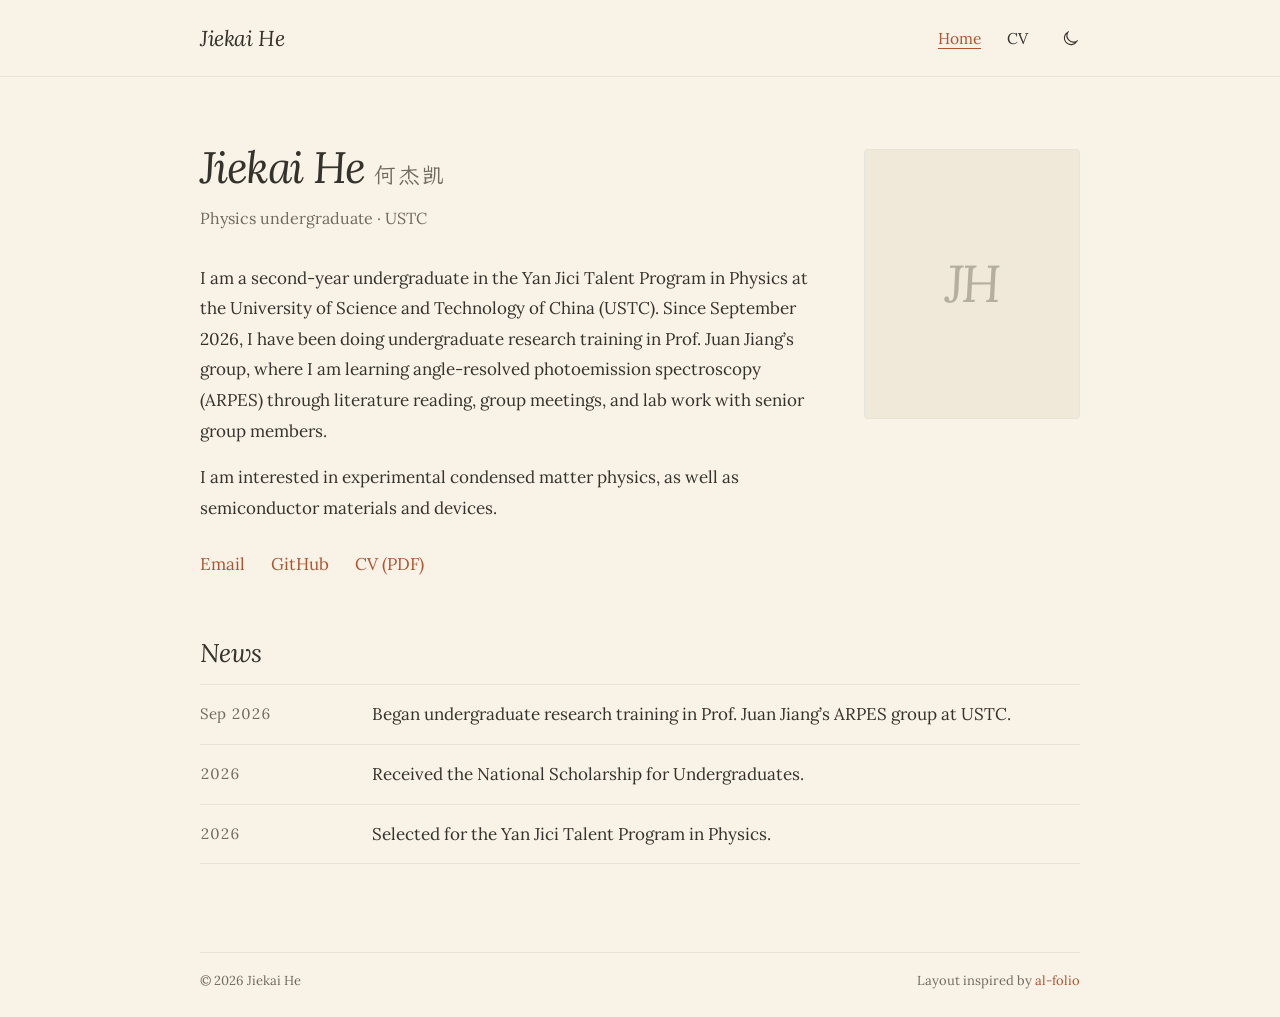
<file: index.html>
<!doctype html>
<html lang="en" data-theme="light">
<head>
  <meta charset="utf-8">
  <meta name="viewport" content="width=device-width, initial-scale=1">
  <title>Jiekai He</title>
  <meta name="description" content="Jiekai He (何杰凯), physics undergraduate at the University of Science and Technology of China (USTC), doing undergraduate research training in experimental condensed matter physics and ARPES.">
  <link rel="canonical" href="https://jackhe496.github.io/">
  <meta name="theme-color" content="#f9f3e7">
  <script>(function(){var r=document.documentElement,t;try{t=localStorage.getItem('jiekai-theme')}catch(e){}if(t!=='dark'&&t!=='light'){t=window.matchMedia&&matchMedia('(prefers-color-scheme: dark)').matches?'dark':'light'}r.dataset.theme=t;r.classList.add('js');var m=document.querySelector('meta[name="theme-color"]');if(m&&t==='dark')m.content='#262624'})()</script>
  <link rel="preload" href="/assets/fonts/lora-roman.woff2" as="font" type="font/woff2" crossorigin>
  <link rel="preload" href="/assets/fonts/lora-italic.woff2" as="font" type="font/woff2" crossorigin>
  <link rel="preload" href="/assets/fonts/lxgw-wenkai-cjk.woff2" as="font" type="font/woff2" crossorigin>
  <link rel="stylesheet" href="/assets/site.css">
  <link rel="icon" href="/favicon.svg" type="image/svg+xml">
  <link rel="icon" href="/favicon.ico" sizes="32x32">
  <link rel="apple-touch-icon" href="/apple-touch-icon.png">
  <meta property="og:type" content="profile">
  <meta property="og:site_name" content="Jiekai He">
  <meta property="og:title" content="Jiekai He">
  <meta property="og:description" content="Physics undergraduate at USTC. Undergraduate research training in experimental condensed matter physics and ARPES.">
  <meta property="og:url" content="https://jackhe496.github.io/">
  <meta property="og:image" content="https://jackhe496.github.io/assets/og-image.png">
  <meta property="og:image:width" content="1200">
  <meta property="og:image:height" content="630">
  <meta property="og:image:alt" content="Jiekai He — Physics undergraduate at USTC">
  <meta property="profile:first_name" content="Jiekai">
  <meta property="profile:last_name" content="He">
  <meta name="twitter:card" content="summary_large_image">
  <script type="application/ld+json">
  {
    "@context": "https://schema.org",
    "@type": "Person",
    "name": "Jiekai He",
    "alternateName": "何杰凯",
    "url": "https://jackhe496.github.io/",
    "email": "mailto:jack20070413@mail.ustc.edu.cn",
    "affiliation": {
      "@type": "CollegeOrUniversity",
      "name": "University of Science and Technology of China",
      "url": "https://www.ustc.edu.cn/"
    },
    "knowsAbout": ["Experimental condensed matter physics", "Angle-resolved photoemission spectroscopy", "Semiconductor materials and devices"],
    "sameAs": ["https://github.com/JackHe496"]
  }
  </script>
  <script src="/assets/site.js" defer></script>
</head>
<body>
  <a class="skip" href="#main">Skip to content</a>
  <header class="site-header">
    <nav class="nav wrap" aria-label="Main">
      <a class="brand" href="/">Jiekai He</a>
      <ul class="nav-links">
        <li><a href="/" aria-current="page">Home</a></li>
        <li><a href="/cv/">CV</a></li>
        <li><button class="theme-toggle" type="button" aria-label="Switch to dark mode"><svg class="moon-icon" viewBox="0 0 24 24" aria-hidden="true"><path d="M20 15.4A8.4 8.4 0 0 1 8.6 4 8.4 8.4 0 1 0 20 15.4Z"/></svg><svg class="sun-icon" viewBox="0 0 24 24" aria-hidden="true"><circle cx="12" cy="12" r="4"/><path d="M12 1v3m0 16v3M1 12h3m16 0h3M4.2 4.2l2.1 2.1m11.4 11.4 2.1 2.1M4.2 19.8l2.1-2.1M17.7 6.3l2.1-2.1"/></svg></button></li>
      </ul>
    </nav>
  </header>

  <main id="main" class="wrap">
    <section class="intro">
      <div>
        <h1 class="page-heading">Jiekai He<span class="name-zh" lang="zh-CN">何杰凯</span></h1>
        <p class="subtitle">Physics undergraduate · USTC</p>

        <div class="bio">
          <p>I am a second-year undergraduate in the Yan Jici Talent Program in Physics at the University of Science and Technology of China (USTC). Since September 2026, I have been doing undergraduate research training in Prof. Juan Jiang’s group, where I am learning angle-resolved photoemission spectroscopy (ARPES) through literature reading, group meetings, and lab work with senior group members.</p>
          <p>I am interested in experimental condensed matter physics, as well as semiconductor materials and devices.</p>
        </div>

        <ul class="contact">
          <li><a href="mailto:jack20070413@mail.ustc.edu.cn">Email</a></li>
          <li><a href="https://github.com/JackHe496">GitHub</a></li>
          <li><a href="/assets/Jiekai_He_CV.pdf">CV (PDF)</a></li>
        </ul>
      </div>

      <!-- Portrait slot. To add a photo, put a 4:5 image (about 480×600, WebP or JPEG) at
           /assets/portrait.webp and replace the placeholder <div> below with:
           <img src="/assets/portrait.webp" width="480" height="600" alt="Portrait of Jiekai He">
           The placeholder is hidden on phones; a real photo shows on every screen size. -->
      <figure class="portrait">
        <div class="portrait-placeholder" aria-hidden="true">JH</div>
      </figure>
    </section>

    <section class="section" aria-labelledby="news-title">
      <h2 id="news-title">News</h2>
      <ul class="entries">
        <li class="entry">
          <time class="date" datetime="2026-09">Sep 2026</time>
          <p>Began undergraduate research training in Prof. Juan Jiang’s ARPES group at USTC.</p>
        </li>
        <li class="entry">
          <time class="date" datetime="2026">2026</time>
          <p>Received the National Scholarship for Undergraduates.</p>
        </li>
        <li class="entry">
          <time class="date" datetime="2026">2026</time>
          <p>Selected for the Yan Jici Talent Program in Physics.</p>
        </li>
      </ul>
    </section>
  </main>

  <footer class="site-footer wrap">
    <span>© 2026 Jiekai He</span>
    <span>Layout inspired by <a href="https://github.com/alshedivat/al-folio">al-folio</a></span>
  </footer>
</body>
</html>
</file>
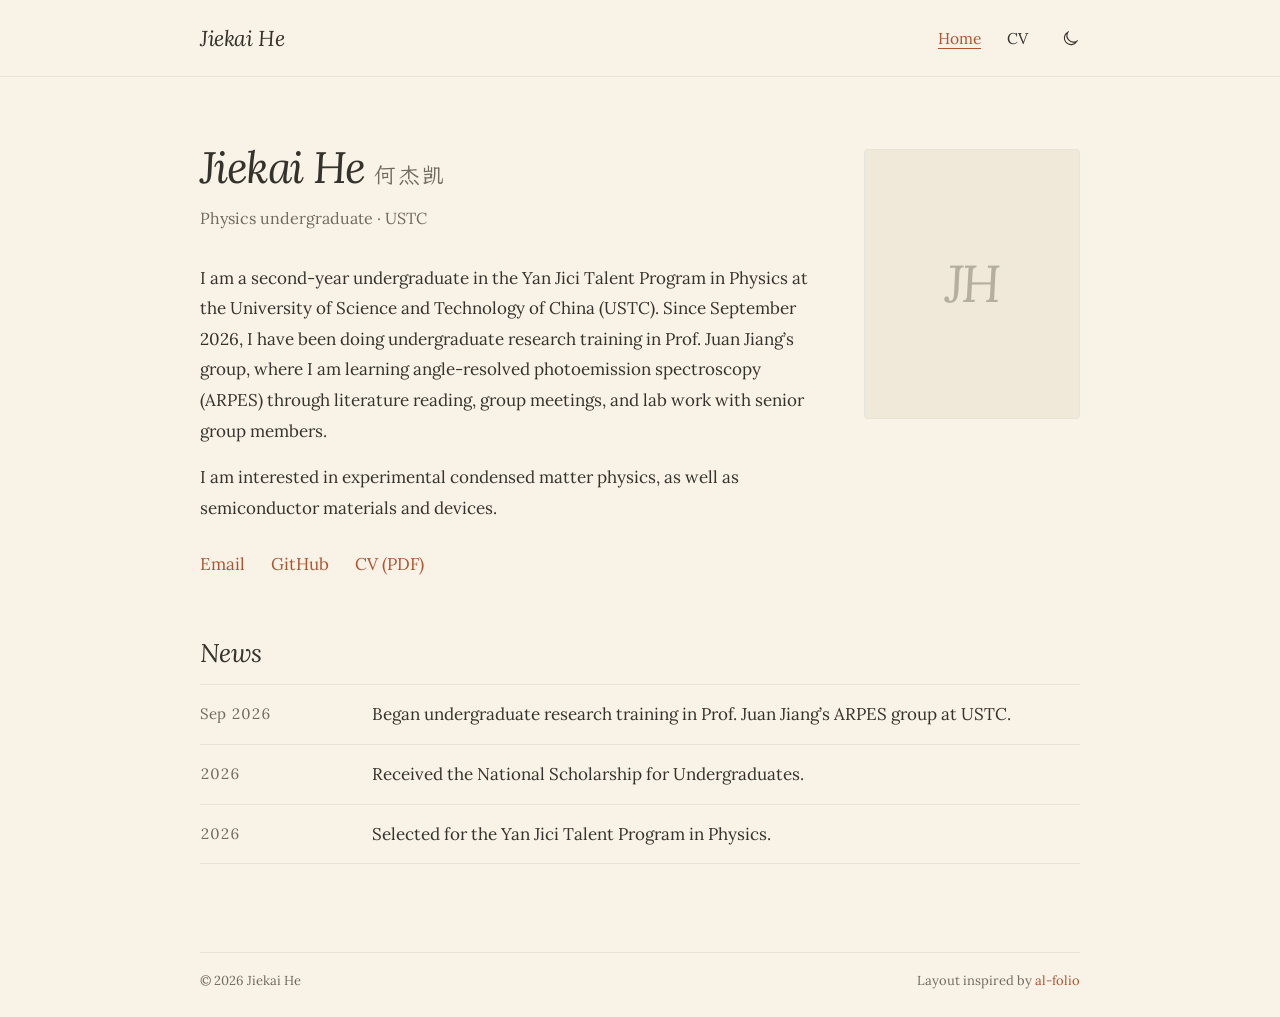
<file: about/index.html>
<!doctype html>
<html lang="en">
<head>
  <meta charset="utf-8">
  <title>Jiekai He</title>
  <meta name="robots" content="noindex">
  <link rel="canonical" href="https://jackhe496.github.io/">
  <meta http-equiv="refresh" content="0; url=/">
</head>
<body>
  <p>The About page is now part of the <a href="/">home page</a>.</p>
</body>
</html>
</file>
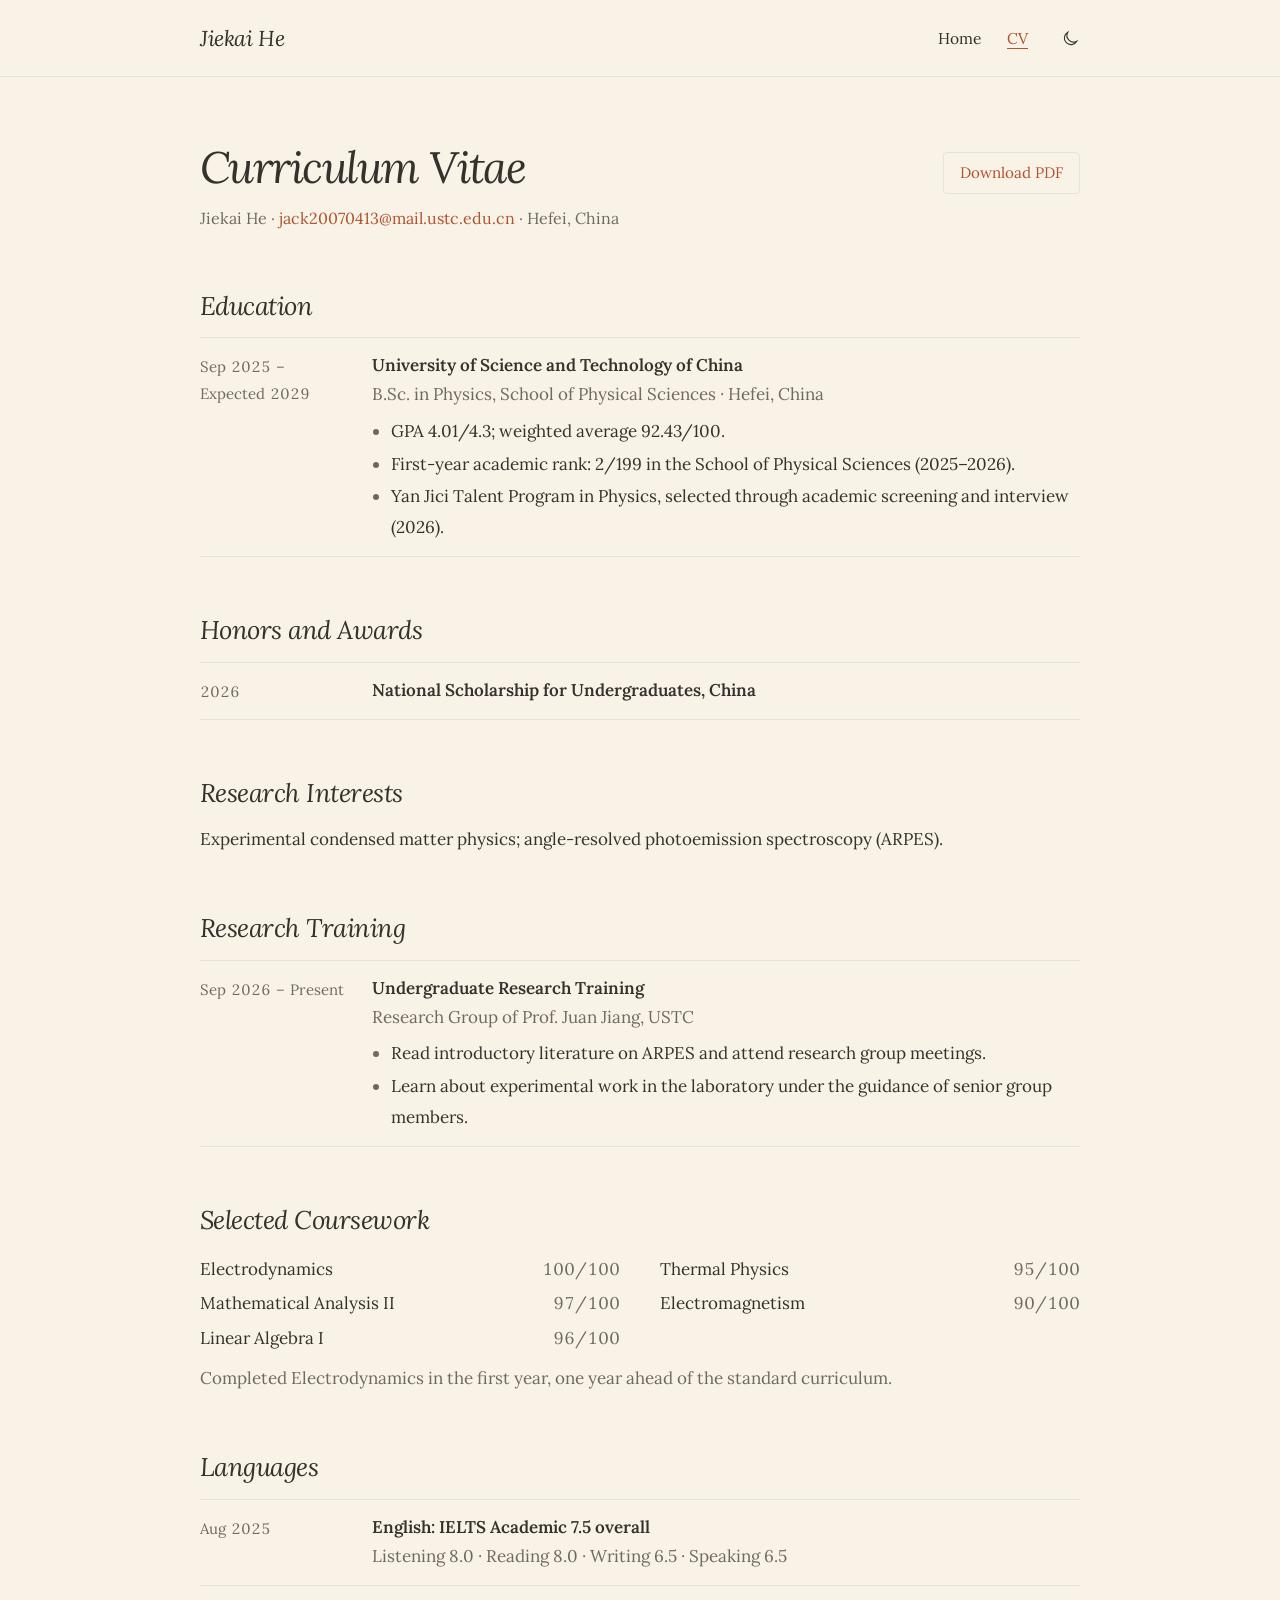
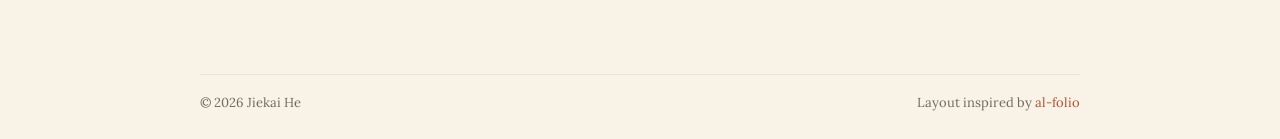
<file: cv/index.html>
<!doctype html>
<html lang="en" data-theme="light">
<head>
  <meta charset="utf-8">
  <meta name="viewport" content="width=device-width, initial-scale=1">
  <title>CV · Jiekai He</title>
  <meta name="description" content="Curriculum vitae of Jiekai He (何杰凯), physics undergraduate at the University of Science and Technology of China (USTC): education, honors, research training in ARPES, coursework, and languages.">
  <link rel="canonical" href="https://jackhe496.github.io/cv/">
  <meta name="theme-color" content="#f9f3e7">
  <script>(function(){var r=document.documentElement,t;try{t=localStorage.getItem('jiekai-theme')}catch(e){}if(t!=='dark'&&t!=='light'){t=window.matchMedia&&matchMedia('(prefers-color-scheme: dark)').matches?'dark':'light'}r.dataset.theme=t;r.classList.add('js');var m=document.querySelector('meta[name="theme-color"]');if(m&&t==='dark')m.content='#262624'})()</script>
  <link rel="preload" href="/assets/fonts/lora-roman.woff2" as="font" type="font/woff2" crossorigin>
  <link rel="preload" href="/assets/fonts/lora-italic.woff2" as="font" type="font/woff2" crossorigin>
  <link rel="stylesheet" href="/assets/site.css">
  <link rel="icon" href="/favicon.svg" type="image/svg+xml">
  <link rel="icon" href="/favicon.ico" sizes="32x32">
  <link rel="apple-touch-icon" href="/apple-touch-icon.png">
  <meta property="og:type" content="website">
  <meta property="og:site_name" content="Jiekai He">
  <meta property="og:title" content="CV · Jiekai He">
  <meta property="og:description" content="Curriculum vitae of Jiekai He, physics undergraduate at USTC.">
  <meta property="og:url" content="https://jackhe496.github.io/cv/">
  <meta property="og:image" content="https://jackhe496.github.io/assets/og-image.png">
  <meta property="og:image:width" content="1200">
  <meta property="og:image:height" content="630">
  <meta property="og:image:alt" content="Jiekai He — Physics undergraduate at USTC">
  <meta name="twitter:card" content="summary_large_image">
  <script src="/assets/site.js" defer></script>
</head>
<body>
  <a class="skip" href="#main">Skip to content</a>
  <header class="site-header">
    <nav class="nav wrap" aria-label="Main">
      <a class="brand" href="/">Jiekai He</a>
      <ul class="nav-links">
        <li><a href="/">Home</a></li>
        <li><a href="/cv/" aria-current="page">CV</a></li>
        <li><button class="theme-toggle" type="button" aria-label="Switch to dark mode"><svg class="moon-icon" viewBox="0 0 24 24" aria-hidden="true"><path d="M20 15.4A8.4 8.4 0 0 1 8.6 4 8.4 8.4 0 1 0 20 15.4Z"/></svg><svg class="sun-icon" viewBox="0 0 24 24" aria-hidden="true"><circle cx="12" cy="12" r="4"/><path d="M12 1v3m0 16v3M1 12h3m16 0h3M4.2 4.2l2.1 2.1m11.4 11.4 2.1 2.1M4.2 19.8l2.1-2.1M17.7 6.3l2.1-2.1"/></svg></button></li>
      </ul>
    </nav>
  </header>

  <!-- Keep this page in step with /assets/Jiekai_He_CV.pdf: when one changes, update the other. -->
  <main id="main" class="wrap">
    <div class="cv-heading">
      <h1 class="page-heading">Curriculum Vitae</h1>
      <a class="button" href="/assets/Jiekai_He_CV.pdf">Download PDF</a>
    </div>
    <p class="subtitle">Jiekai He · <a href="mailto:jack20070413@mail.ustc.edu.cn">jack20070413@mail.ustc.edu.cn</a> · Hefei, China</p>

    <section class="section" aria-labelledby="education">
      <h2 id="education">Education</h2>
      <ul class="entries">
        <li class="entry">
          <span class="date">Sep 2025 – Expected 2029</span>
          <div>
            <h3>University of Science and Technology of China</h3>
            <p class="where">B.Sc. in Physics, School of Physical Sciences · Hefei, China</p>
            <ul>
              <li>GPA 4.01/4.3; weighted average 92.43/100.</li>
              <li>First-year academic rank: 2/199 in the School of Physical Sciences (2025–2026).</li>
              <li>Yan Jici Talent Program in Physics, selected through academic screening and interview (2026).</li>
            </ul>
          </div>
        </li>
      </ul>
    </section>

    <section class="section" aria-labelledby="honors">
      <h2 id="honors">Honors and Awards</h2>
      <ul class="entries">
        <li class="entry">
          <span class="date">2026</span>
          <h3>National Scholarship for Undergraduates, China</h3>
        </li>
      </ul>
    </section>

    <section class="section" aria-labelledby="interests">
      <h2 id="interests">Research Interests</h2>
      <p>Experimental condensed matter physics; angle-resolved photoemission spectroscopy (ARPES).</p>
    </section>

    <section class="section" aria-labelledby="research">
      <h2 id="research">Research Training</h2>
      <ul class="entries">
        <li class="entry">
          <span class="date">Sep 2026 – Present</span>
          <div>
            <h3>Undergraduate Research Training</h3>
            <p class="where">Research Group of Prof. Juan Jiang, USTC</p>
            <ul>
              <li>Read introductory literature on ARPES and attend research group meetings.</li>
              <li>Learn about experimental work in the laboratory under the guidance of senior group members.</li>
            </ul>
          </div>
        </li>
      </ul>
    </section>

    <section class="section" aria-labelledby="coursework">
      <h2 id="coursework">Selected Coursework</h2>
      <ul class="courses">
        <li><span>Electrodynamics</span><span class="score">100/100</span></li>
        <li><span>Mathematical Analysis II</span><span class="score">97/100</span></li>
        <li><span>Linear Algebra I</span><span class="score">96/100</span></li>
        <li><span>Thermal Physics</span><span class="score">95/100</span></li>
        <li><span>Electromagnetism</span><span class="score">90/100</span></li>
      </ul>
      <p class="note">Completed Electrodynamics in the first year, one year ahead of the standard curriculum.</p>
    </section>

    <section class="section" aria-labelledby="languages">
      <h2 id="languages">Languages</h2>
      <ul class="entries">
        <li class="entry">
          <span class="date">Aug 2025</span>
          <div>
            <h3>English: IELTS Academic 7.5 overall</h3>
            <p class="where">Listening 8.0 · Reading 8.0 · Writing 6.5 · Speaking 6.5</p>
          </div>
        </li>
      </ul>
    </section>
  </main>

  <footer class="site-footer wrap">
    <span>© 2026 Jiekai He</span>
    <span>Layout inspired by <a href="https://github.com/alshedivat/al-folio">al-folio</a></span>
  </footer>
</body>
</html>
</file>
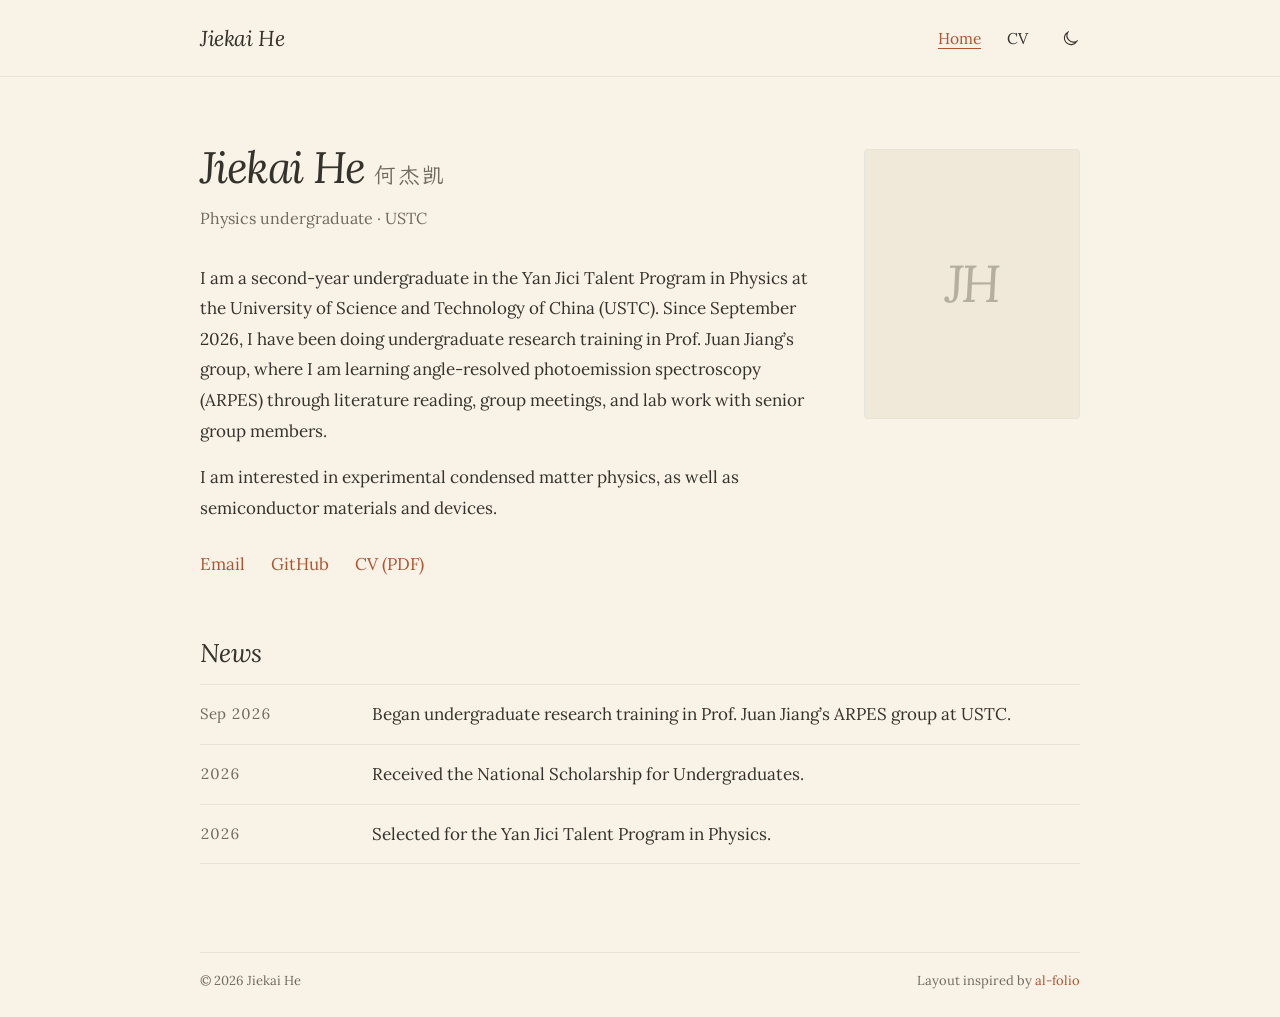
<file: projects/index.html>
<!doctype html>
<html lang="en">
<head>
  <meta charset="utf-8">
  <title>Jiekai He</title>
  <meta name="robots" content="noindex">
  <link rel="canonical" href="https://jackhe496.github.io/">
  <meta http-equiv="refresh" content="0; url=/">
</head>
<body>
  <p>Projects will be listed on the <a href="/">home page</a>.</p>
</body>
</html>
</file>
<file: assets/site.css>
/* Jiekai He — site styles
   English text: Lora (upright for body, italic for headings).
   Chinese text: LXGW WenKai (霞鹜文楷), subset to the characters the site uses.
   All fonts are self-hosted under the SIL Open Font License (see /licenses/). */

@font-face {
  font-family: "Lora Web";
  src: url("/assets/fonts/lora-roman.woff2") format("woff2");
  font-weight: 400 600;
  font-style: normal;
  font-display: swap;
}
@font-face {
  font-family: "Lora Web";
  src: url("/assets/fonts/lora-italic.woff2") format("woff2");
  font-weight: 400;
  font-style: italic;
  font-display: swap;
}
/* Only CJK code points use WenKai; the file holds 何杰凯 and common Chinese punctuation.
   Other Chinese characters fall back to the system fonts listed in --font-body. */
@font-face {
  font-family: "LXGW WenKai Web";
  src: url("/assets/fonts/lxgw-wenkai-cjk.woff2") format("woff2");
  font-weight: 400;
  font-style: normal;
  font-display: swap;
  unicode-range: U+3000-303F, U+4E00-9FFF, U+FF00-FFEF;
}

/* ---------- Tokens ---------- */
:root {
  color-scheme: light;
  --paper: #f9f3e7;
  --surface: #f0e9da;
  --ink: #34322c;
  --muted: #6e6a5c;
  --line: #e6e3d8;
  --accent: #b0532f;
  --font-zh: "LXGW WenKai Web", "LXGW WenKai", "PingFang SC", "Hiragino Sans GB",
    "Microsoft YaHei", "Noto Sans CJK SC", sans-serif;
  --font-body: "Lora Web", var(--font-zh), Georgia, "Times New Roman", serif;
  --font-display: "Lora Web", Georgia, "Times New Roman", serif;
  --width: 880px;
  --gutter: 22px;
}
html[data-theme="dark"] {
  color-scheme: dark;
  --paper: #262624;
  --surface: #30302e;
  --ink: #e8e6e3;
  --muted: #bab5a9;
  --line: #45453f;
  --accent: #e8916f;
}

/* ---------- Base ---------- */
*, *::before, *::after { box-sizing: border-box; }
html { -webkit-text-size-adjust: 100%; text-size-adjust: 100%; }
body {
  margin: 0;
  min-height: 100vh;
  min-height: 100svh;
  display: flex;
  flex-direction: column;
  background: var(--paper);
  color: var(--ink);
  font-family: var(--font-body);
  font-size: 1.0625rem;
  line-height: 1.8;
  font-synthesis: none;
  transition: background-color .18s, color .18s;
}
a {
  color: var(--accent);
  text-decoration: underline;
  text-decoration-color: transparent;
  text-decoration-thickness: 1px;
  text-underline-offset: 4px;
  transition: text-decoration-color .15s;
}
a:hover { text-decoration-color: currentColor; }
a:focus-visible, button:focus-visible { outline: 2px solid var(--accent); outline-offset: 4px; border-radius: 2px; }
button { font: inherit; color: inherit; cursor: pointer; }
p { margin: 0; }
h1, h2 {
  font-family: var(--font-display);
  font-style: italic;
  font-weight: 400;
  margin: 0;
}
h3 { font-size: 1.0625rem; font-weight: 600; line-height: 1.6; margin: 0; }
ul { margin: 0; padding: 0; }

.wrap { width: min(var(--width), 100% - 2 * var(--gutter)); margin-inline: auto; }
.skip { position: absolute; left: 16px; top: -100px; padding: 6px 14px; background: var(--paper); z-index: 10; }
.skip:focus { top: 12px; }

/* ---------- Header ---------- */
.site-header { border-bottom: 1px solid var(--line); }
.nav {
  display: flex;
  align-items: center;
  justify-content: space-between;
  gap: 24px;
  padding: 22px 0;
}
.brand {
  font-family: var(--font-display);
  font-style: italic;
  font-size: 1.35rem;
  line-height: 1.3;
  letter-spacing: -.02em;
  color: var(--ink);
  white-space: nowrap;
}
.brand:hover { text-decoration-color: transparent; }
.nav-links { display: flex; align-items: center; gap: 26px; list-style: none; }
.nav-links a { color: var(--ink); font-size: .975rem; }
.nav-links a[aria-current="page"] { color: var(--accent); text-decoration-color: currentColor; }
.theme-toggle {
  display: none;
  place-items: center;
  width: 32px;
  height: 32px;
  margin-right: -6px;
  padding: 0;
  border: 0;
  background: none;
}
html.js .theme-toggle { display: grid; }
.theme-toggle svg { width: 19px; height: 19px; stroke: currentColor; fill: none; stroke-width: 1.4; }
.sun-icon { display: none; }
html[data-theme="dark"] .moon-icon { display: none; }
html[data-theme="dark"] .sun-icon { display: block; }

/* ---------- Main ---------- */
main { flex: 1; padding: 64px 0 88px; }
.page-heading { font-size: 2.75rem; line-height: 1.2; letter-spacing: -.035em; }
.name-zh {
  font-family: var(--font-zh);
  font-style: normal;
  font-size: .5em;
  letter-spacing: .08em;
  color: var(--muted);
  margin-left: .45em;
  white-space: nowrap;
}
.subtitle { margin-top: 10px; color: var(--muted); font-size: 1rem; }
.section { margin-top: 56px; }
.section > h2 { font-size: 1.6rem; line-height: 1.35; letter-spacing: -.02em; margin-bottom: 14px; }

/* ---------- Home ---------- */
.intro {
  display: grid;
  grid-template-columns: minmax(0, 1fr) 216px;
  gap: 56px;
  align-items: start;
}
.bio { margin-top: 30px; }
.bio p + p { margin-top: 16px; }
.contact { display: flex; flex-wrap: wrap; gap: 6px 26px; margin-top: 26px; list-style: none; }
.portrait {
  margin: 8px 0 0;
  aspect-ratio: 4 / 5;
  border: 1px solid var(--line);
  border-radius: 4px;
  background: var(--surface);
  overflow: hidden;
}
.portrait img { display: block; width: 100%; height: 100%; object-fit: cover; }
.portrait-placeholder {
  display: grid;
  place-items: center;
  height: 100%;
  font-family: var(--font-display);
  font-style: italic;
  font-size: 3.25rem;
  letter-spacing: -.04em;
  color: var(--muted);
  opacity: .45;
  user-select: none;
}

/* ---------- Dated entries (News, CV) ---------- */
.entries { list-style: none; border-top: 1px solid var(--line); }
.entry {
  display: grid;
  grid-template-columns: 148px minmax(0, 1fr);
  gap: 24px;
  padding: 14px 0;
  border-bottom: 1px solid var(--line);
}
.entry .date { color: var(--muted); font-size: .9375rem; font-variant-numeric: tabular-nums; padding-top: 1px; }
.entry .where { color: var(--muted); }
.entry ul { margin-top: 6px; padding-left: 1.1em; list-style: disc; }
.entry li + li { margin-top: 2px; }
.entry li::marker { color: var(--muted); }
.entry p + p { margin-top: 2px; }

/* ---------- CV ---------- */
.cv-heading { display: flex; align-items: flex-end; justify-content: space-between; gap: 20px; flex-wrap: wrap; }
.button {
  display: inline-block;
  padding: 6px 16px;
  border: 1px solid var(--line);
  border-radius: 4px;
  font-size: .95rem;
  white-space: nowrap;
  transition: border-color .15s;
}
.button:hover { border-color: var(--accent); text-decoration-color: transparent; }
.courses { list-style: none; columns: 2; column-gap: 40px; }
.courses li { break-inside: avoid; display: flex; justify-content: space-between; gap: 16px; padding: 2px 0; }
.courses .score { color: var(--muted); font-variant-numeric: tabular-nums; }
.note { margin-top: 8px; color: var(--muted); }

/* ---------- 404 ---------- */
.not-found p { margin-top: 14px; }

/* ---------- Footer ---------- */
.site-footer {
  display: flex;
  justify-content: space-between;
  gap: 4px 20px;
  flex-wrap: wrap;
  padding: 16px 0 24px;
  border-top: 1px solid var(--line);
  color: var(--muted);
  font-size: .8125rem;
}

/* ---------- Responsive ---------- */
@media (min-width: 720px) { :root { --gutter: 36px; } }

@media (max-width: 760px) {
  .intro { grid-template-columns: minmax(0, 1fr) 168px; gap: 32px; }
}

@media (max-width: 600px) {
  body { font-size: 1rem; line-height: 1.75; }
  .nav { padding: 16px 0; gap: 16px; }
  .brand { font-size: 1.2rem; }
  .nav-links { gap: 20px; }
  .nav-links a { font-size: .9375rem; }
  main { padding: 40px 0 64px; }
  .page-heading { font-size: 2.25rem; }
  .intro { display: flex; flex-direction: column-reverse; gap: 28px; }
  .portrait { width: 132px; margin: 0; }
  .portrait:has(.portrait-placeholder) { display: none; }
  .bio { margin-top: 24px; }
  .section { margin-top: 44px; }
  .section > h2 { font-size: 1.45rem; }
  .entry { grid-template-columns: 1fr; gap: 2px; padding: 12px 0; }
  .courses { columns: 1; }
  .cv-heading { align-items: flex-start; }
}

@media (prefers-reduced-motion: reduce) {
  body, a, .button { transition: none; }
}

@media print {
  .site-header, .site-footer, .skip, .theme-toggle, .cv-heading .button { display: none !important; }
  html, html[data-theme="dark"] { --paper: #fff; --ink: #000; --muted: #444; --line: #ccc; --accent: #000; }
  main { padding: 0; }
}
</file>
